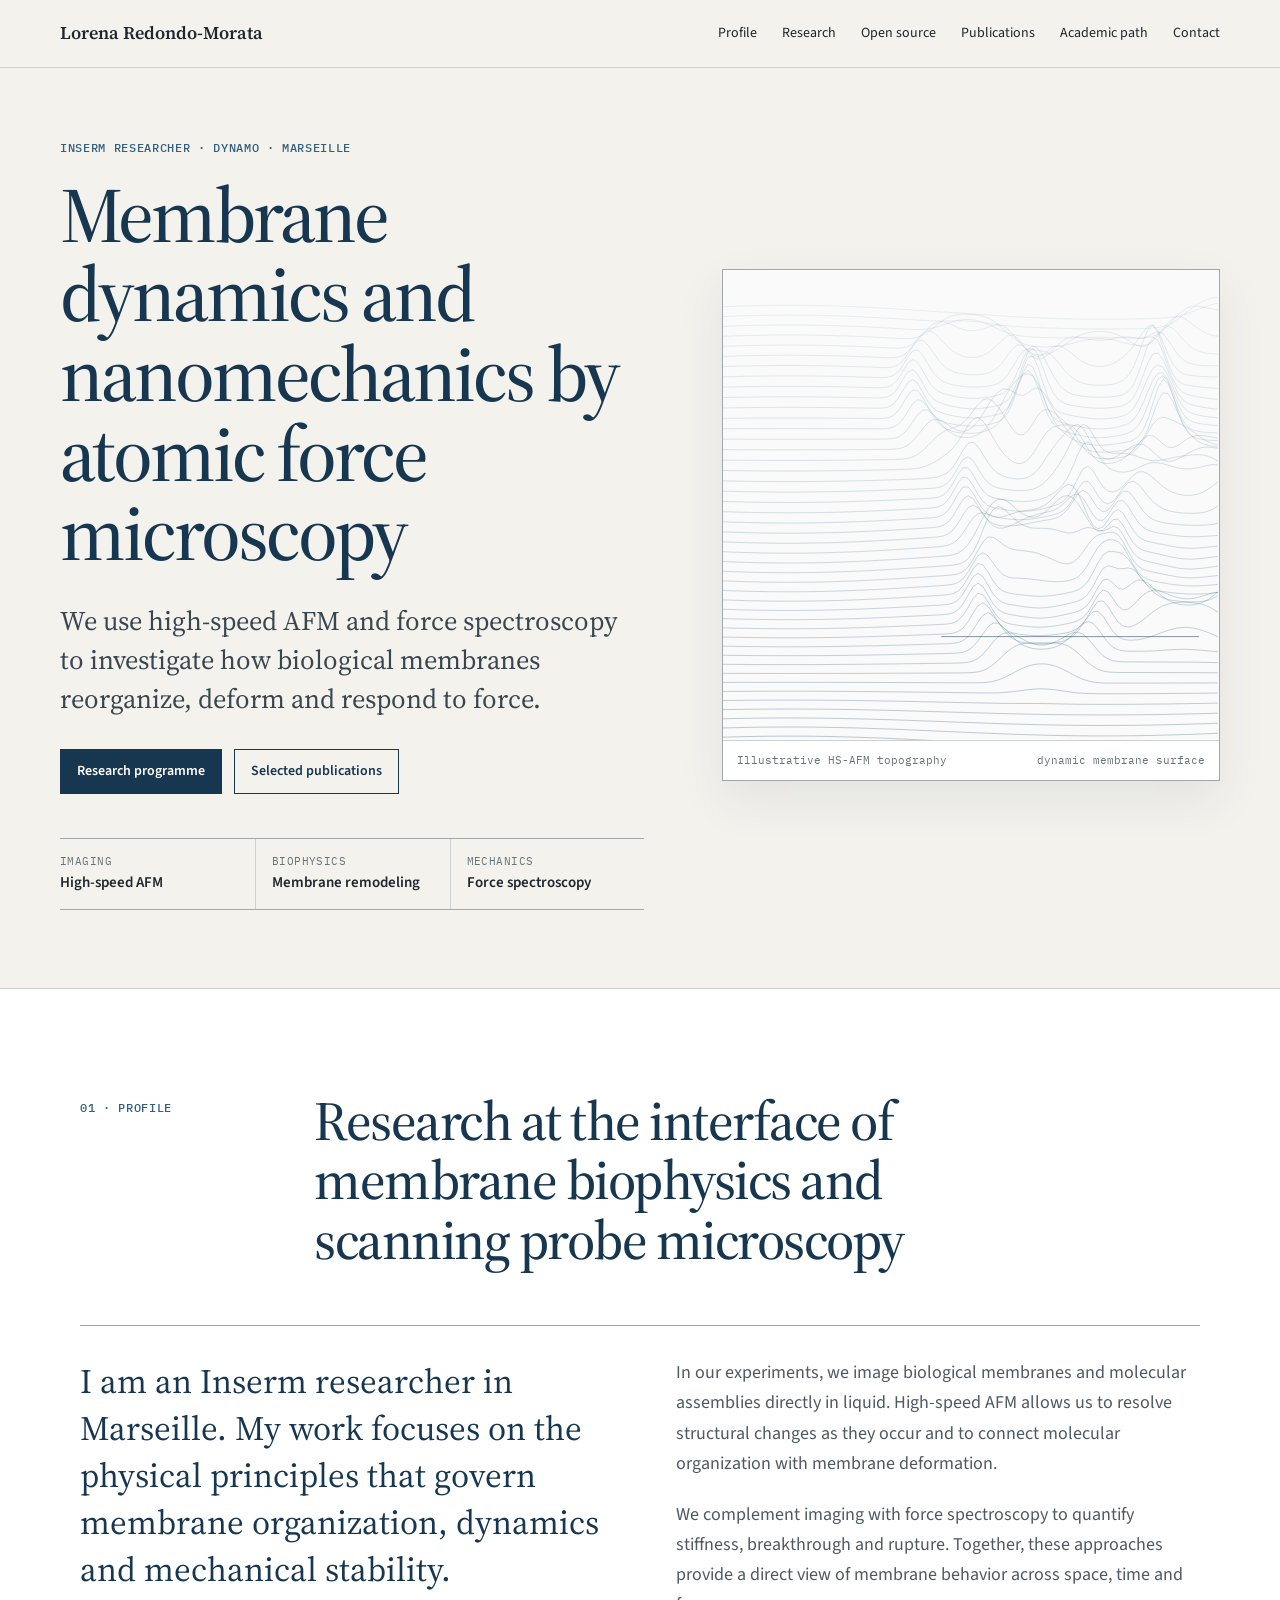
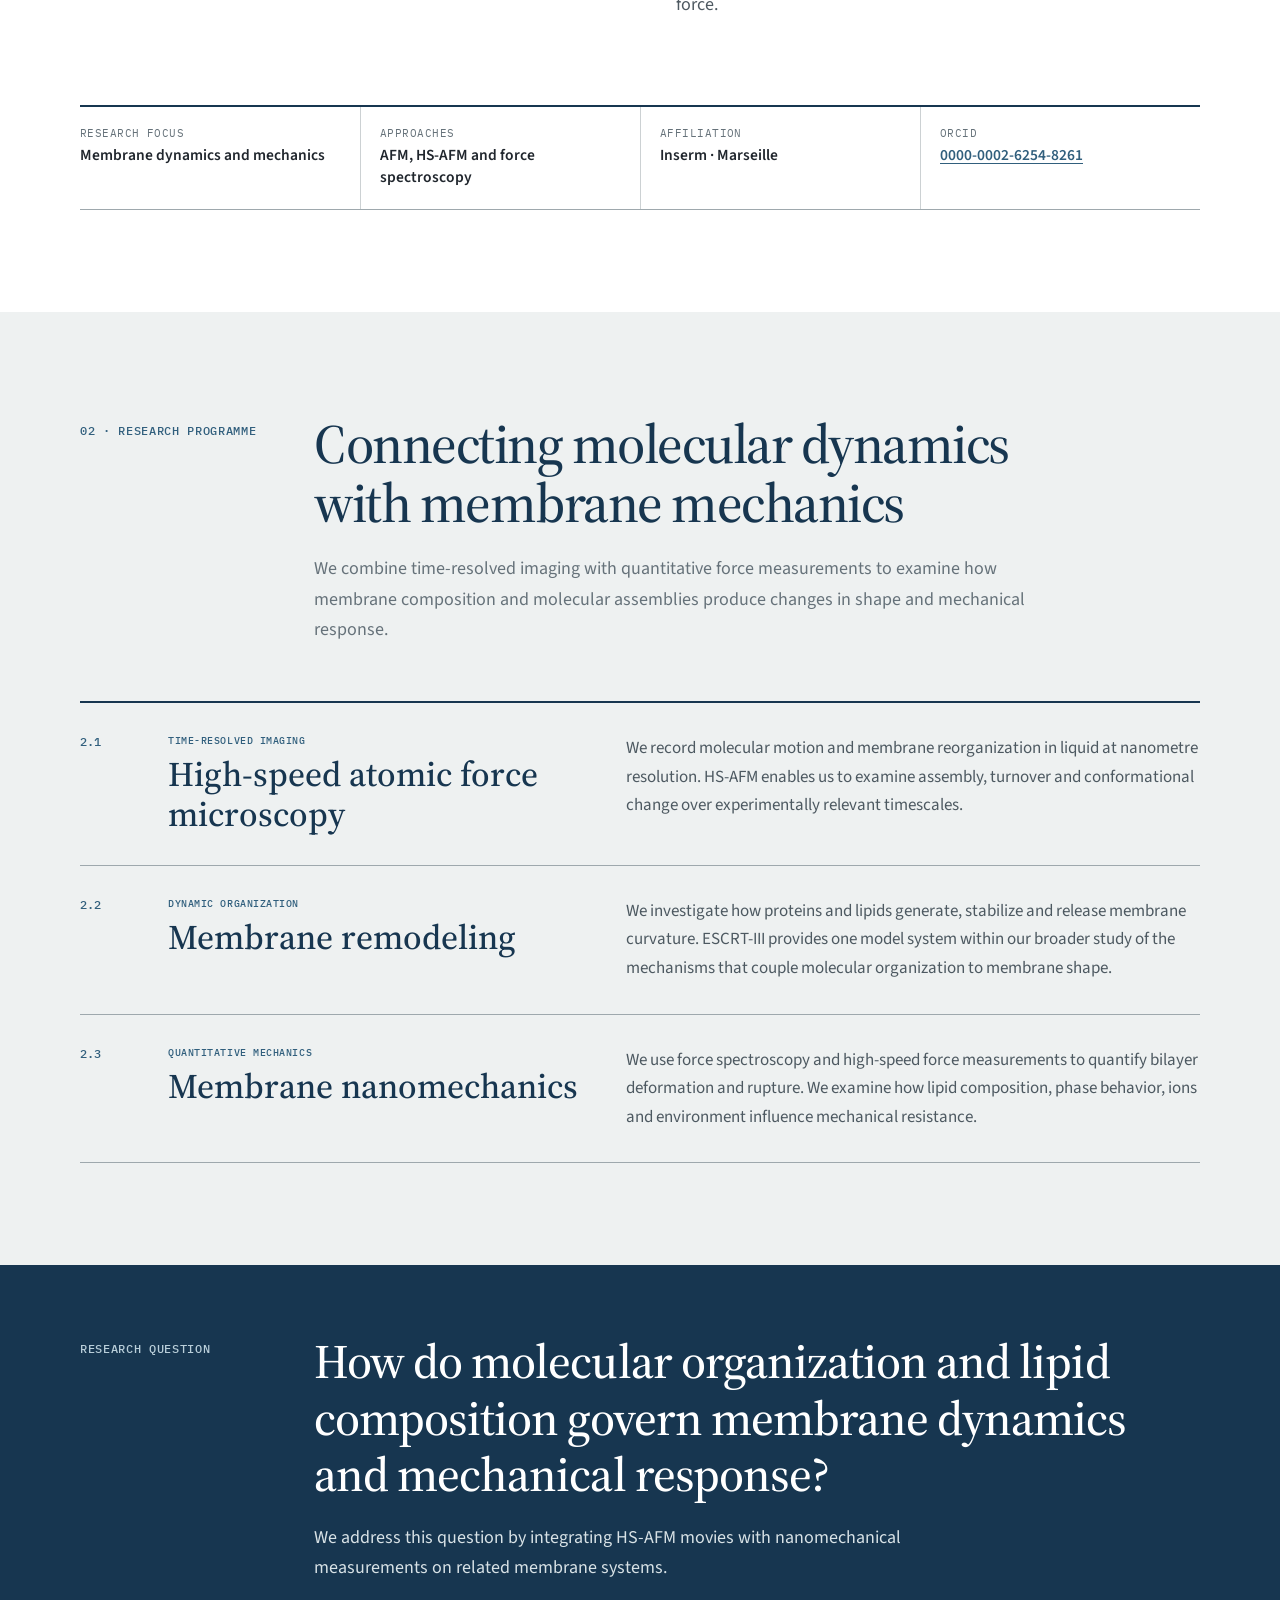
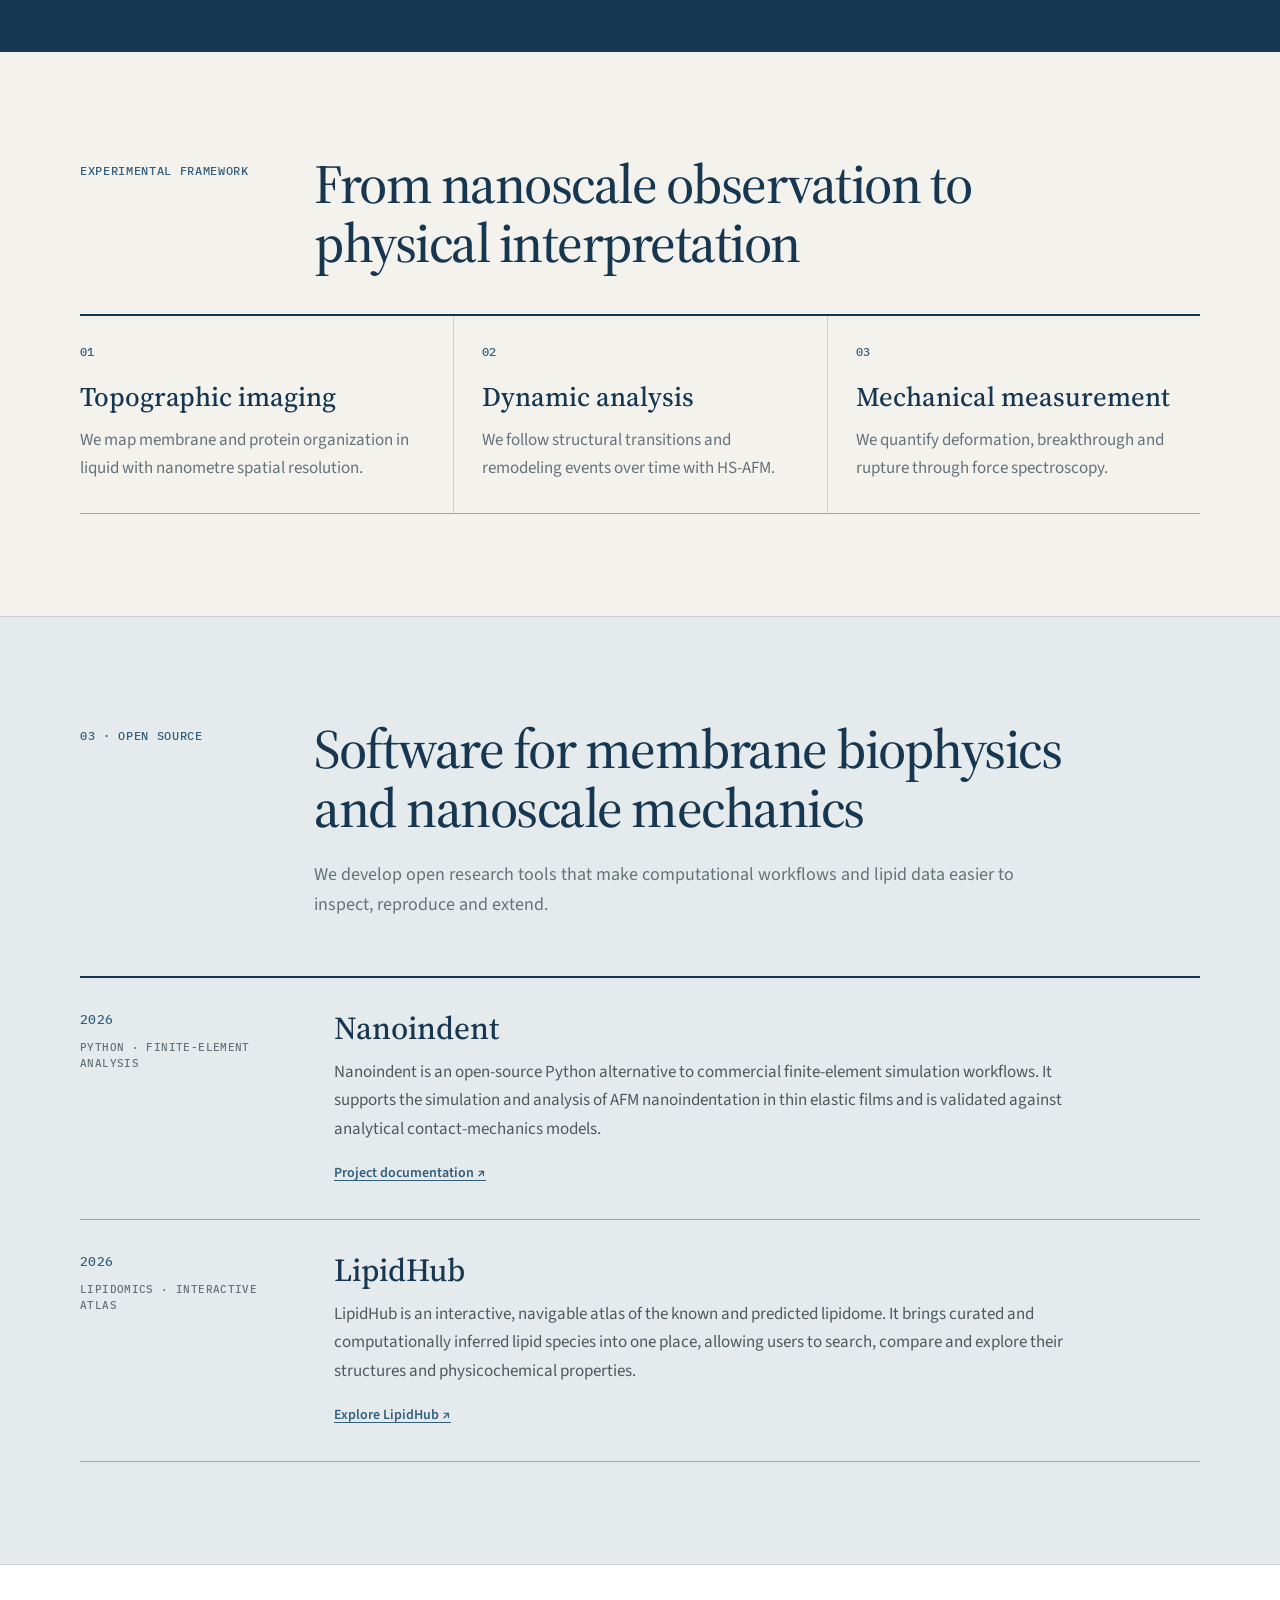
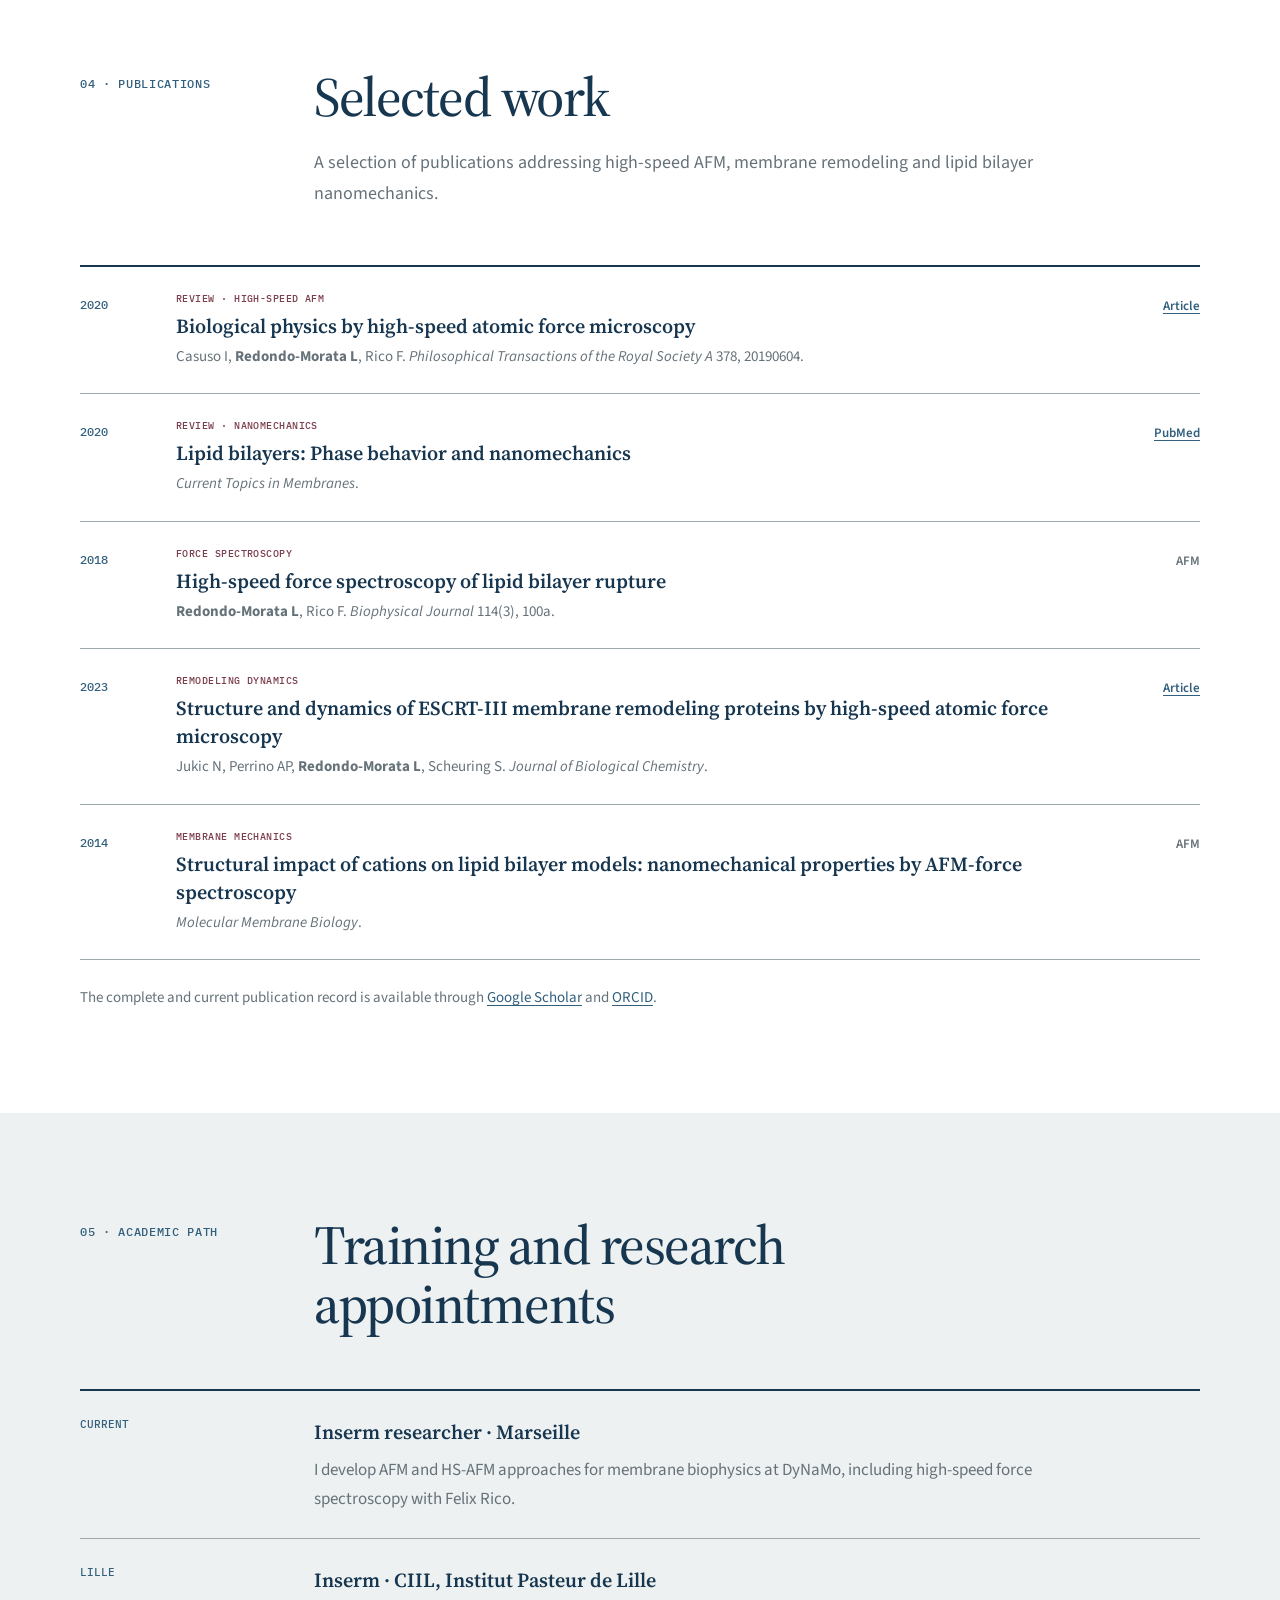
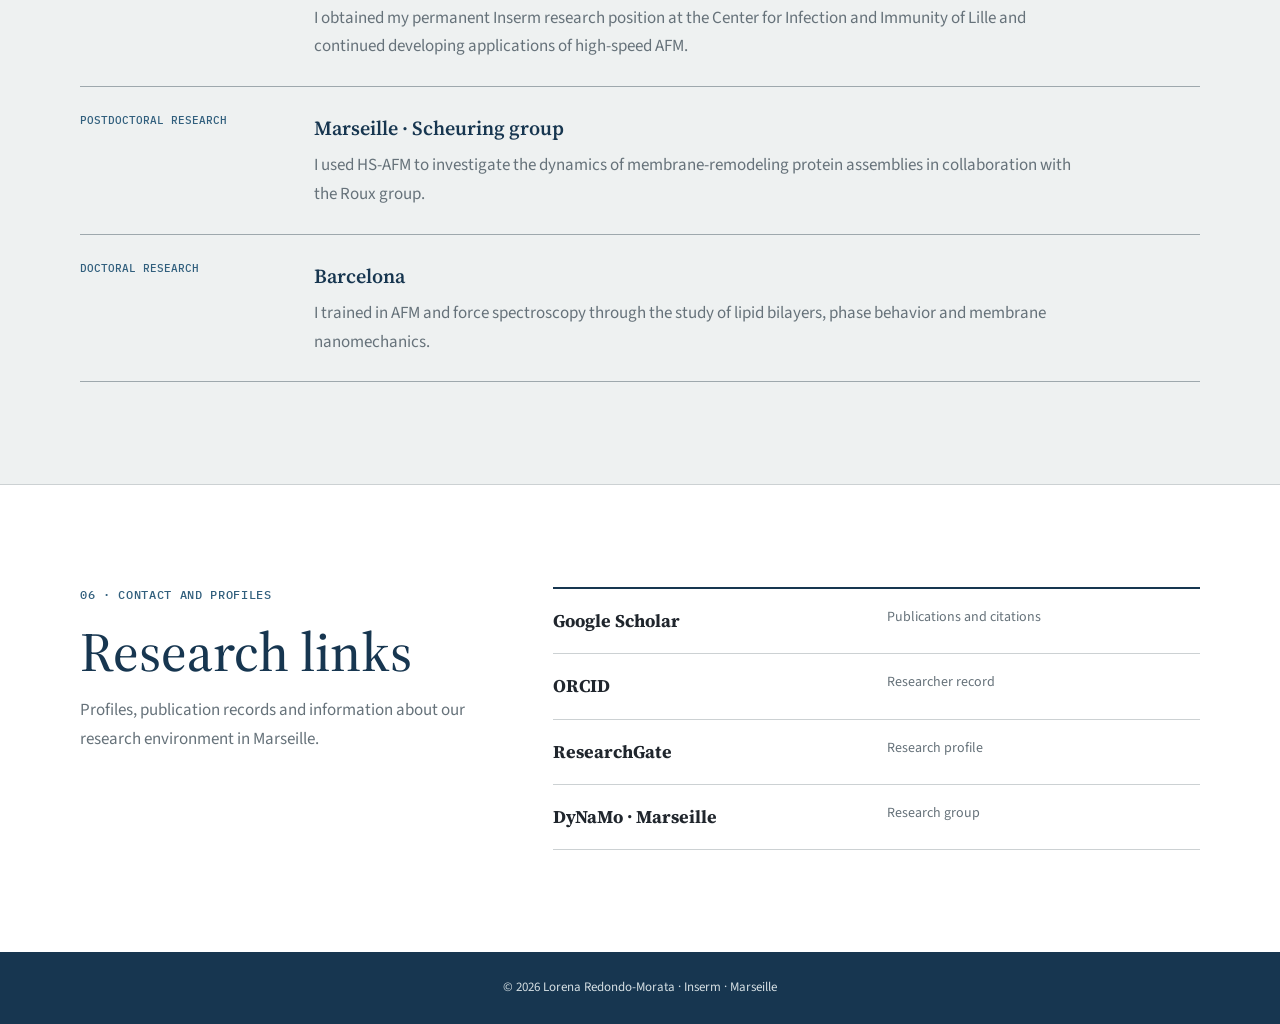
<file: index.html>
<!doctype html>
<html lang="en">
<head>
<meta charset="utf-8">
<meta name="viewport" content="width=device-width, initial-scale=1">
<title>Lorena Redondo-Morata · High-Speed AFM &amp; Membrane Nanomechanics</title>
<meta name="description" content="We use high-speed atomic force microscopy and force spectroscopy to investigate membrane dynamics, remodeling and nanomechanics.">
<meta property="og:title" content="Lorena Redondo-Morata · High-Speed AFM &amp; Membrane Nanomechanics">
<meta property="og:description" content="Research on membrane dynamics, remodeling and nanomechanics using atomic force microscopy.">
<meta property="og:type" content="website">
<meta name="theme-color" content="#f4f2ed">
<link rel="icon" href="assets/favicon.svg" type="image/svg+xml">
<link rel="preconnect" href="https://fonts.googleapis.com">
<link rel="preconnect" href="https://fonts.gstatic.com" crossorigin>
<link href="https://fonts.googleapis.com/css2?family=IBM+Plex+Mono:wght@400;500&family=Source+Sans+3:wght@400;500;600;700&family=Source+Serif+4:opsz,wght@8..60,400;8..60,500;8..60,600&display=swap" rel="stylesheet">
<link rel="stylesheet" href="assets/style.css">
</head>
<body>
<a class="skip" href="#main">Skip to content</a>

<header class="nav" id="nav">
  <a class="brand" href="#top">Lorena Redondo-Morata</a>
  <nav aria-label="Primary navigation">
    <a href="#profile">Profile</a>
    <a href="#research">Research</a>
    <a href="#open-source">Open source</a>
    <a href="#publications">Publications</a>
    <a href="#path">Academic path</a>
    <a href="#contact">Contact</a>
  </nav>
</header>

<section class="hero" id="top">
  <div class="hero-inner">
    <div class="hero-copy">
      <p class="eyebrow">Inserm researcher · DyNaMo · Marseille</p>
      <h1>Membrane dynamics and nanomechanics by atomic force microscopy</h1>
      <p class="lead">We use high-speed AFM and force spectroscopy to investigate how biological membranes reorganize, deform and respond to force.</p>
      <div class="cta">
        <a class="btn primary" href="#research">Research programme</a>
        <a class="btn" href="#publications">Selected publications</a>
      </div>
      <dl class="research-areas" aria-label="Principal research areas">
        <div><dt>Imaging</dt><dd>High-speed AFM</dd></div>
        <div><dt>Biophysics</dt><dd>Membrane remodeling</dd></div>
        <div><dt>Mechanics</dt><dd>Force spectroscopy</dd></div>
      </dl>
    </div>

    <figure class="hero-figure">
      <canvas id="afm" aria-hidden="true"></canvas>
      <figcaption>
        <span>Illustrative HS-AFM topography</span>
        <span>dynamic membrane surface</span>
      </figcaption>
    </figure>
  </div>
</section>

<main id="main">

<section id="profile" class="section profile-section">
  <div class="wrap">
    <div class="section-head">
      <p class="section-label">01 · Profile</p>
      <h2>Research at the interface of membrane biophysics and scanning probe microscopy</h2>
    </div>
    <div class="profile-grid">
      <p class="statement">I am an Inserm researcher in Marseille. My work focuses on the physical principles that govern membrane organization, dynamics and mechanical stability.</p>
      <div class="body-copy">
        <p>In our experiments, we image biological membranes and molecular assemblies directly in liquid. High-speed AFM allows us to resolve structural changes as they occur and to connect molecular organization with membrane deformation.</p>
        <p>We complement imaging with force spectroscopy to quantify stiffness, breakthrough and rupture. Together, these approaches provide a direct view of membrane behavior across space, time and force.</p>
      </div>
    </div>
    <dl class="facts">
      <div><dt>Research focus</dt><dd>Membrane dynamics and mechanics</dd></div>
      <div><dt>Approaches</dt><dd>AFM, HS-AFM and force spectroscopy</dd></div>
      <div><dt>Affiliation</dt><dd>Inserm · Marseille</dd></div>
      <div><dt>ORCID</dt><dd><a href="https://orcid.org/0000-0002-6254-8261">0000-0002-6254-8261</a></dd></div>
    </dl>
  </div>
</section>

<section id="research" class="section research-section">
  <div class="wrap">
    <div class="section-head">
      <p class="section-label">02 · Research programme</p>
      <h2>Connecting molecular dynamics with membrane mechanics</h2>
      <p class="section-intro">We combine time-resolved imaging with quantitative force measurements to examine how membrane composition and molecular assemblies produce changes in shape and mechanical response.</p>
    </div>

    <div class="research-lines">
      <article>
        <span class="research-no">2.1</span>
        <div>
          <p class="research-tag">Time-resolved imaging</p>
          <h3>High-speed atomic force microscopy</h3>
        </div>
        <p>We record molecular motion and membrane reorganization in liquid at nanometre resolution. HS-AFM enables us to examine assembly, turnover and conformational change over experimentally relevant timescales.</p>
      </article>
      <article>
        <span class="research-no">2.2</span>
        <div>
          <p class="research-tag">Dynamic organization</p>
          <h3>Membrane remodeling</h3>
        </div>
        <p>We investigate how proteins and lipids generate, stabilize and release membrane curvature. ESCRT-III provides one model system within our broader study of the mechanisms that couple molecular organization to membrane shape.</p>
      </article>
      <article>
        <span class="research-no">2.3</span>
        <div>
          <p class="research-tag">Quantitative mechanics</p>
          <h3>Membrane nanomechanics</h3>
        </div>
        <p>We use force spectroscopy and high-speed force measurements to quantify bilayer deformation and rupture. We examine how lipid composition, phase behavior, ions and environment influence mechanical resistance.</p>
      </article>
    </div>
  </div>
</section>

<section class="research-question" aria-labelledby="question-title">
  <div class="wrap question-grid">
    <p class="section-label">Research question</p>
    <div>
      <h2 id="question-title">How do molecular organization and lipid composition govern membrane dynamics and mechanical response?</h2>
      <p>We address this question by integrating HS-AFM movies with nanomechanical measurements on related membrane systems.</p>
    </div>
  </div>
</section>

<section class="section methods-section">
  <div class="wrap">
    <div class="section-head compact">
      <p class="section-label">Experimental framework</p>
      <h2>From nanoscale observation to physical interpretation</h2>
    </div>
    <div class="methods" aria-label="Experimental framework">
      <article>
        <span>01</span>
        <h3>Topographic imaging</h3>
        <p>We map membrane and protein organization in liquid with nanometre spatial resolution.</p>
      </article>
      <article>
        <span>02</span>
        <h3>Dynamic analysis</h3>
        <p>We follow structural transitions and remodeling events over time with HS-AFM.</p>
      </article>
      <article>
        <span>03</span>
        <h3>Mechanical measurement</h3>
        <p>We quantify deformation, breakthrough and rupture through force spectroscopy.</p>
      </article>
    </div>
  </div>
</section>

<section id="open-source" class="section software-section">
  <div class="wrap">
    <div class="section-head">
      <p class="section-label">03 · Open source</p>
      <h2>Software for membrane biophysics and nanoscale mechanics</h2>
      <p class="section-intro">We develop open research tools that make computational workflows and lipid data easier to inspect, reproduce and extend.</p>
    </div>

    <div class="software-list">
      <article class="software-item">
        <div class="software-meta">
          <span class="software-year">2026</span>
          <span>Python · finite-element analysis</span>
        </div>
        <div class="software-copy">
          <h3>Nanoindent</h3>
          <p>Nanoindent is an open-source Python alternative to commercial finite-element simulation workflows. It supports the simulation and analysis of AFM nanoindentation in thin elastic films and is validated against analytical contact-mechanics models.</p>
          <a href="https://lorenaredondo.github.io/nanoindent/#top">Project documentation <span aria-hidden="true">↗</span></a>
        </div>
      </article>

      <article class="software-item">
        <div class="software-meta">
          <span class="software-year">2026</span>
          <span>Lipidomics · interactive atlas</span>
        </div>
        <div class="software-copy">
          <h3>LipidHub</h3>
          <p>LipidHub is an interactive, navigable atlas of the known and predicted lipidome. It brings curated and computationally inferred lipid species into one place, allowing users to search, compare and explore their structures and physicochemical properties.</p>
          <a href="https://lorenaredondo.github.io/LipidHub/">Explore LipidHub <span aria-hidden="true">↗</span></a>
        </div>
      </article>
    </div>
  </div>
</section>

<section id="publications" class="section publications-section">
  <div class="wrap">
    <div class="section-head">
      <p class="section-label">04 · Publications</p>
      <h2>Selected work</h2>
      <p class="section-intro">A selection of publications addressing high-speed AFM, membrane remodeling and lipid bilayer nanomechanics.</p>
    </div>
    <ol class="pubs">
      <li>
        <span class="year">2020</span>
        <div><p class="pub-type">Review · High-speed AFM</p><p class="title">Biological physics by high-speed atomic force microscopy</p><p class="meta">Casuso I, <b>Redondo-Morata L</b>, Rico F. <i>Philosophical Transactions of the Royal Society A</i> 378, 20190604.</p></div>
        <a href="https://royalsocietypublishing.org/rsta/article/378/2186/20190604/41106/Biological-physics-by-high-speed-atomic-force" aria-label="Read Biological physics by high-speed atomic force microscopy">Article</a>
      </li>
      <li>
        <span class="year">2020</span>
        <div><p class="pub-type">Review · Nanomechanics</p><p class="title">Lipid bilayers: Phase behavior and nanomechanics</p><p class="meta"><i>Current Topics in Membranes</i>.</p></div>
        <a href="https://pubmed.ncbi.nlm.nih.gov/33837691/" aria-label="Read Lipid bilayers: Phase behavior and nanomechanics">PubMed</a>
      </li>
      <li>
        <span class="year">2018</span>
        <div><p class="pub-type">Force spectroscopy</p><p class="title">High-speed force spectroscopy of lipid bilayer rupture</p><p class="meta"><b>Redondo-Morata L</b>, Rico F. <i>Biophysical Journal</i> 114(3), 100a.</p></div>
        <span class="pub-mark">AFM</span>
      </li>
      <li>
        <span class="year">2023</span>
        <div><p class="pub-type">Remodeling dynamics</p><p class="title">Structure and dynamics of ESCRT-III membrane remodeling proteins by high-speed atomic force microscopy</p><p class="meta">Jukic N, Perrino AP, <b>Redondo-Morata L</b>, Scheuring S. <i>Journal of Biological Chemistry</i>.</p></div>
        <a href="https://www.jbc.org/article/S0021-9258(23)00217-X/fulltext" aria-label="Read Structure and dynamics of ESCRT-III membrane remodeling proteins">Article</a>
      </li>
      <li>
        <span class="year">2014</span>
        <div><p class="pub-type">Membrane mechanics</p><p class="title">Structural impact of cations on lipid bilayer models: nanomechanical properties by AFM-force spectroscopy</p><p class="meta"><i>Molecular Membrane Biology</i>.</p></div>
        <span class="pub-mark">AFM</span>
      </li>
    </ol>
    <p class="note">The complete and current publication record is available through <a href="https://scholar.google.fr/citations?user=zcfs-MMAAAAJ">Google Scholar</a> and <a href="https://orcid.org/0000-0002-6254-8261">ORCID</a>.</p>
  </div>
</section>

<section id="path" class="section path-section">
  <div class="wrap">
    <div class="section-head">
      <p class="section-label">05 · Academic path</p>
      <h2>Training and research appointments</h2>
    </div>
    <ol class="timeline">
      <li><span>Current</span><div><b>Inserm researcher · Marseille</b><p>I develop AFM and HS-AFM approaches for membrane biophysics at DyNaMo, including high-speed force spectroscopy with Felix Rico.</p></div></li>
      <li><span>Lille</span><div><b>Inserm · CIIL, Institut Pasteur de Lille</b><p>I obtained my permanent Inserm research position at the Center for Infection and Immunity of Lille and continued developing applications of high-speed AFM.</p></div></li>
      <li><span>Postdoctoral research</span><div><b>Marseille · Scheuring group</b><p>I used HS-AFM to investigate the dynamics of membrane-remodeling protein assemblies in collaboration with the Roux group.</p></div></li>
      <li><span>Doctoral research</span><div><b>Barcelona</b><p>I trained in AFM and force spectroscopy through the study of lipid bilayers, phase behavior and membrane nanomechanics.</p></div></li>
    </ol>
  </div>
</section>

<section id="contact" class="section contact-section">
  <div class="wrap contact-grid">
    <div>
      <p class="section-label">06 · Contact and profiles</p>
      <h2>Research links</h2>
      <p>Profiles, publication records and information about our research environment in Marseille.</p>
    </div>
    <div class="links">
      <a href="https://scholar.google.fr/citations?user=zcfs-MMAAAAJ"><b>Google Scholar</b><span>Publications and citations</span></a>
      <a href="https://orcid.org/0000-0002-6254-8261"><b>ORCID</b><span>Researcher record</span></a>
      <a href="https://www.researchgate.net/profile/Lorena-Redondo-Morata"><b>ResearchGate</b><span>Research profile</span></a>
      <a href="https://dynamo.univ-amu.fr/"><b>DyNaMo · Marseille</b><span>Research group</span></a>
    </div>
  </div>
</section>

</main>

<footer>
  <p>© <span id="y">2026</span> Lorena Redondo-Morata · Inserm · Marseille</p>
</footer>

<script src="assets/main.js"></script>
</body>
</html>
</file>
<file: assets/style.css>
:root{
  --paper:#f4f2ed;
  --white:#fff;
  --ink:#20262d;
  --navy:#173650;
  --blue:#315f7d;
  --blue-light:#dbe6ea;
  --slate:#66727a;
  --line:#ccd1d3;
  --line-dark:#9ea8ad;
  --burgundy:#7b3e4d;
}

*{box-sizing:border-box}
html{scroll-behavior:smooth}
body{margin:0;background:var(--paper);color:var(--ink);font:17px/1.68 "Source Sans 3",Arial,sans-serif;-webkit-font-smoothing:antialiased}
a{color:var(--blue);text-decoration-thickness:1px;text-underline-offset:3px}
a:hover{color:var(--burgundy)}
h1,h2,h3,p{margin-top:0}
h1,h2,h3{font-family:"Source Serif 4",Georgia,serif;font-weight:500}
.skip{position:fixed;left:-999px;top:8px;z-index:100;background:var(--navy);color:#fff;padding:8px 12px}
.skip:focus{left:8px}

.nav{position:fixed;z-index:30;inset:0 0 auto 0;height:68px;display:flex;align-items:center;justify-content:space-between;padding:0 max(24px,calc((100vw - 1160px)/2));background:rgba(244,242,237,.96);border-bottom:1px solid var(--line);transition:box-shadow .2s,background .2s;backdrop-filter:blur(10px)}
.nav.solid{background:rgba(255,255,255,.97);box-shadow:0 4px 18px rgba(23,54,80,.07)}
.nav a{color:var(--ink);text-decoration:none;font-size:14px}
.nav a:hover{color:var(--blue)}
.nav nav{display:flex;gap:25px}
.brand{font-family:"Source Serif 4",Georgia,serif;font-size:18px!important;font-weight:600}

.hero{padding:140px 0 78px;background:var(--paper);border-bottom:1px solid var(--line)}
.hero-inner{width:min(1160px,calc(100% - 48px));margin:0 auto;display:grid;grid-template-columns:minmax(0,1.08fr) minmax(360px,.92fr);gap:78px;align-items:center}
.eyebrow,.section-label,.research-tag{margin:0 0 18px;color:var(--blue);font:500 12px/1.4 "IBM Plex Mono",Consolas,monospace;letter-spacing:.055em;text-transform:uppercase}
h1{max-width:760px;margin-bottom:28px;color:var(--navy);font-size:clamp(48px,6.1vw,79px);line-height:1.02;letter-spacing:-.038em}
.lead{max-width:690px;margin-bottom:30px;color:#394650;font-family:"Source Serif 4",Georgia,serif;font-size:clamp(21px,2.1vw,28px);line-height:1.46}
.cta{display:flex;gap:12px;flex-wrap:wrap;margin-bottom:44px}
.btn{display:inline-block;padding:10px 16px;border:1px solid var(--navy);color:var(--navy);font-size:14px;font-weight:600;text-decoration:none}
.btn:hover{background:var(--navy);color:#fff}
.btn.primary{background:var(--navy);color:#fff}
.btn.primary:hover{background:var(--blue);border-color:var(--blue)}
.research-areas{display:grid;grid-template-columns:repeat(3,1fr);margin:0;border-top:1px solid var(--line-dark);border-bottom:1px solid var(--line-dark)}
.research-areas div{padding:15px 16px 16px 0}
.research-areas div+div{padding-left:16px;border-left:1px solid var(--line)}
.research-areas dt{color:var(--slate);font:11px/1.4 "IBM Plex Mono",monospace;text-transform:uppercase;letter-spacing:.04em}
.research-areas dd{margin:3px 0 0;font-size:15px;font-weight:600;line-height:1.35}
.hero-figure{margin:0;background:var(--white);border:1px solid var(--line-dark);box-shadow:0 18px 45px rgba(23,54,80,.08)}
#afm{display:block;width:100%;height:470px;background:#f9faf9}
.hero-figure figcaption{display:flex;justify-content:space-between;gap:20px;padding:12px 14px;border-top:1px solid var(--line);color:var(--slate);font:11px/1.4 "IBM Plex Mono",monospace}

.section{padding:102px 0}
.wrap{width:min(1120px,calc(100% - 48px));margin:0 auto}
.profile-section,.publications-section{background:var(--white)}
.research-section,.path-section{background:#eef1f1}
.section-head{display:grid;grid-template-columns:190px minmax(0,760px);column-gap:44px;align-items:start;margin-bottom:56px}
.section-head .section-label{padding-top:9px}
.section-head h2{margin:0;color:var(--navy);font-size:clamp(35px,4.3vw,56px);line-height:1.08;letter-spacing:-.027em}
.section-intro{grid-column:2;max-width:720px;margin:22px 0 0;color:var(--slate);font-size:18px}
.section-head.compact{margin-bottom:42px}
.profile-grid{display:grid;grid-template-columns:1fr 1fr;gap:72px;padding-top:32px;border-top:1px solid var(--line-dark)}
.statement{margin:0;color:var(--navy);font-family:"Source Serif 4",Georgia,serif;font-size:clamp(24px,2.7vw,34px);line-height:1.38}
.body-copy{color:#4e5961;font-size:18px}
.body-copy p{margin-bottom:1.15em}
.facts{display:grid;grid-template-columns:repeat(4,1fr);margin:64px 0 0;border-top:2px solid var(--navy);border-bottom:1px solid var(--line-dark)}
.facts div{padding:19px 18px 20px 0}
.facts div+div{padding-left:19px;border-left:1px solid var(--line)}
.facts dt{margin-bottom:4px;color:var(--slate);font:11px/1.35 "IBM Plex Mono",monospace;text-transform:uppercase;letter-spacing:.04em}
.facts dd{margin:0;font-size:15.5px;font-weight:600;line-height:1.4}

.research-lines{border-top:2px solid var(--navy)}
.research-lines article{display:grid;grid-template-columns:54px minmax(260px,.85fr) 1.15fr;gap:34px;padding:31px 0;border-bottom:1px solid var(--line-dark);align-items:start}
.research-no{color:var(--blue);font:500 12px/1.4 "IBM Plex Mono",monospace}
.research-tag{margin-bottom:7px;font-size:10px}
.research-lines h3{margin:0;color:var(--navy);font-size:clamp(25px,2.7vw,35px);line-height:1.14}
.research-lines article>p{margin:0;color:#4d5961;font-size:17px}

.research-question{padding:68px 0;background:var(--navy);color:#fff}
.question-grid{display:grid;grid-template-columns:190px 1fr;gap:44px}
.question-grid .section-label{color:#b9ced9;padding-top:8px}
.question-grid h2{max-width:840px;margin-bottom:20px;color:#fff;font-size:clamp(31px,4vw,48px);line-height:1.18;letter-spacing:-.02em}
.question-grid p:last-child{max-width:690px;margin:0;color:#d8e2e6;font-size:18px}

.methods-section{background:var(--paper)}
.methods{display:grid;grid-template-columns:repeat(3,1fr);border-top:2px solid var(--navy);border-bottom:1px solid var(--line-dark)}
.methods article{padding:28px 28px 30px 0}
.methods article+article{padding-left:28px;border-left:1px solid var(--line)}
.methods span{display:block;margin-bottom:20px;color:var(--blue);font:500 12px/1.4 "IBM Plex Mono",monospace}
.methods h3{margin-bottom:12px;color:var(--navy);font-size:27px;line-height:1.2}
.methods p{margin:0;color:var(--slate)}

.software-section{background:#e5ebed;border-top:1px solid var(--line);border-bottom:1px solid var(--line)}
.software-list{border-top:2px solid var(--navy)}
.software-item{display:grid;grid-template-columns:210px 1fr;gap:44px;padding:32px 0;border-bottom:1px solid var(--line-dark)}
.software-meta{display:flex;flex-direction:column;gap:9px;color:var(--slate);font:500 11px/1.5 "IBM Plex Mono",monospace;text-transform:uppercase;letter-spacing:.035em}
.software-year{color:var(--blue);font-size:13px}
.software-copy h3{margin:0 0 11px;color:var(--navy);font-size:32px;line-height:1.15}
.software-copy p{max-width:780px;margin:0 0 15px;color:#4d5961;font-size:17px}
.software-copy a{font-size:14px;font-weight:600}

.pubs{list-style:none;margin:0;padding:0;border-top:2px solid var(--navy)}
.pubs li{display:grid;grid-template-columns:70px 1fr 70px;gap:26px;align-items:start;padding:25px 0;border-bottom:1px solid var(--line-dark)}
.year{color:var(--blue);font:500 12px/1.4 "IBM Plex Mono",monospace;padding-top:5px}
.pub-type{margin:0 0 6px;color:var(--burgundy);font:500 10px/1.4 "IBM Plex Mono",monospace;text-transform:uppercase;letter-spacing:.045em}
.title{margin:0;color:var(--navy);font-family:"Source Serif 4",Georgia,serif;font-size:20px;line-height:1.4;font-weight:600}
.meta{margin:6px 0 0;color:var(--slate);font-size:15px;line-height:1.5}
.pubs a,.pub-mark{justify-self:end;margin-top:4px;color:var(--blue);font-size:13px;font-weight:600}
.pub-mark{color:var(--slate)}
.note{max-width:760px;margin:25px 0 0;color:var(--slate);font-size:15px}

.timeline{list-style:none;margin:0;padding:0;border-top:2px solid var(--navy)}
.timeline li{display:grid;grid-template-columns:190px 1fr;gap:44px;padding:25px 0;border-bottom:1px solid var(--line-dark)}
.timeline>li>span{color:var(--blue);font:500 11px/1.5 "IBM Plex Mono",monospace;text-transform:uppercase}
.timeline b{color:var(--navy);font-family:"Source Serif 4",Georgia,serif;font-size:20px;font-weight:600}
.timeline p{max-width:760px;margin:6px 0 0;color:var(--slate)}

.contact-section{background:var(--white);border-top:1px solid var(--line)}
.contact-grid{display:grid;grid-template-columns:.75fr 1.25fr;gap:85px}
.contact-grid h2{margin:0 0 15px;color:var(--navy);font-size:clamp(38px,4.6vw,55px);line-height:1.08}
.contact-grid>div>p:last-child{max-width:430px;color:var(--slate)}
.links{border-top:2px solid var(--navy)}
.links a{display:grid;grid-template-columns:1fr 1fr;gap:20px;padding:17px 0;border-bottom:1px solid var(--line);color:var(--ink);text-decoration:none}
.links a:hover{color:var(--blue)}
.links b{font-family:"Source Serif 4",Georgia,serif;font-size:18px}
.links span{color:var(--slate);font-size:14px}

footer{padding:25px 24px;background:var(--navy);color:#d5dfe3;text-align:center;font-size:13px}
footer p{margin:0}

@media (max-width:920px){
  .hero-inner{grid-template-columns:1fr;gap:52px}
  .hero-figure{max-width:680px}
  #afm{height:360px}
  .section-head,.question-grid{grid-template-columns:150px 1fr;gap:30px}
  .research-lines article{grid-template-columns:45px 1fr}
  .research-lines article>p{grid-column:2}
  .contact-grid{grid-template-columns:1fr;gap:46px}
}

@media (max-width:700px){
  .nav{height:60px;padding:0 18px}
  .nav nav{gap:14px}
  .nav nav a{display:none}
  .nav nav a[href="#open-source"],.nav nav a:last-child{display:block}
  .brand{font-size:16px!important}
  .hero{padding:108px 0 62px}
  .hero-inner,.wrap{width:min(100% - 36px,1120px)}
  h1{font-size:clamp(42px,12vw,62px)}
  .lead{font-size:20px}
  .research-areas{grid-template-columns:1fr}
  .research-areas div+div{padding-left:0;border-left:0;border-top:1px solid var(--line)}
  #afm{height:280px}
  .hero-figure figcaption{flex-direction:column;gap:2px}
  .section{padding:74px 0}
  .section-head,.question-grid{grid-template-columns:1fr;margin-bottom:36px}
  .section-head .section-label,.question-grid .section-label{padding-top:0}
  .section-intro{grid-column:1}
  .profile-grid{grid-template-columns:1fr;gap:24px}
  .facts{grid-template-columns:1fr 1fr}
  .facts div:nth-child(3){border-left:0}
  .facts div:nth-child(n+3){border-top:1px solid var(--line)}
  .research-lines article{grid-template-columns:36px 1fr;gap:14px}
  .research-lines article>p{grid-column:1/-1;padding-left:50px}
  .research-question{padding:54px 0}
  .methods{grid-template-columns:1fr}
  .methods article+article{padding-left:0;border-left:0;border-top:1px solid var(--line)}
  .software-item{grid-template-columns:1fr;gap:16px}
  .software-meta{flex-direction:row;justify-content:space-between;gap:14px}
  .pubs li{grid-template-columns:54px 1fr;gap:14px}
  .pubs a,.pub-mark{grid-column:2;justify-self:start}
  .timeline li{grid-template-columns:1fr;gap:5px}
  .links a{grid-template-columns:1fr;gap:2px}
}

@media (prefers-reduced-motion:reduce){*{scroll-behavior:auto!important;transition:none!important}}
</file>
